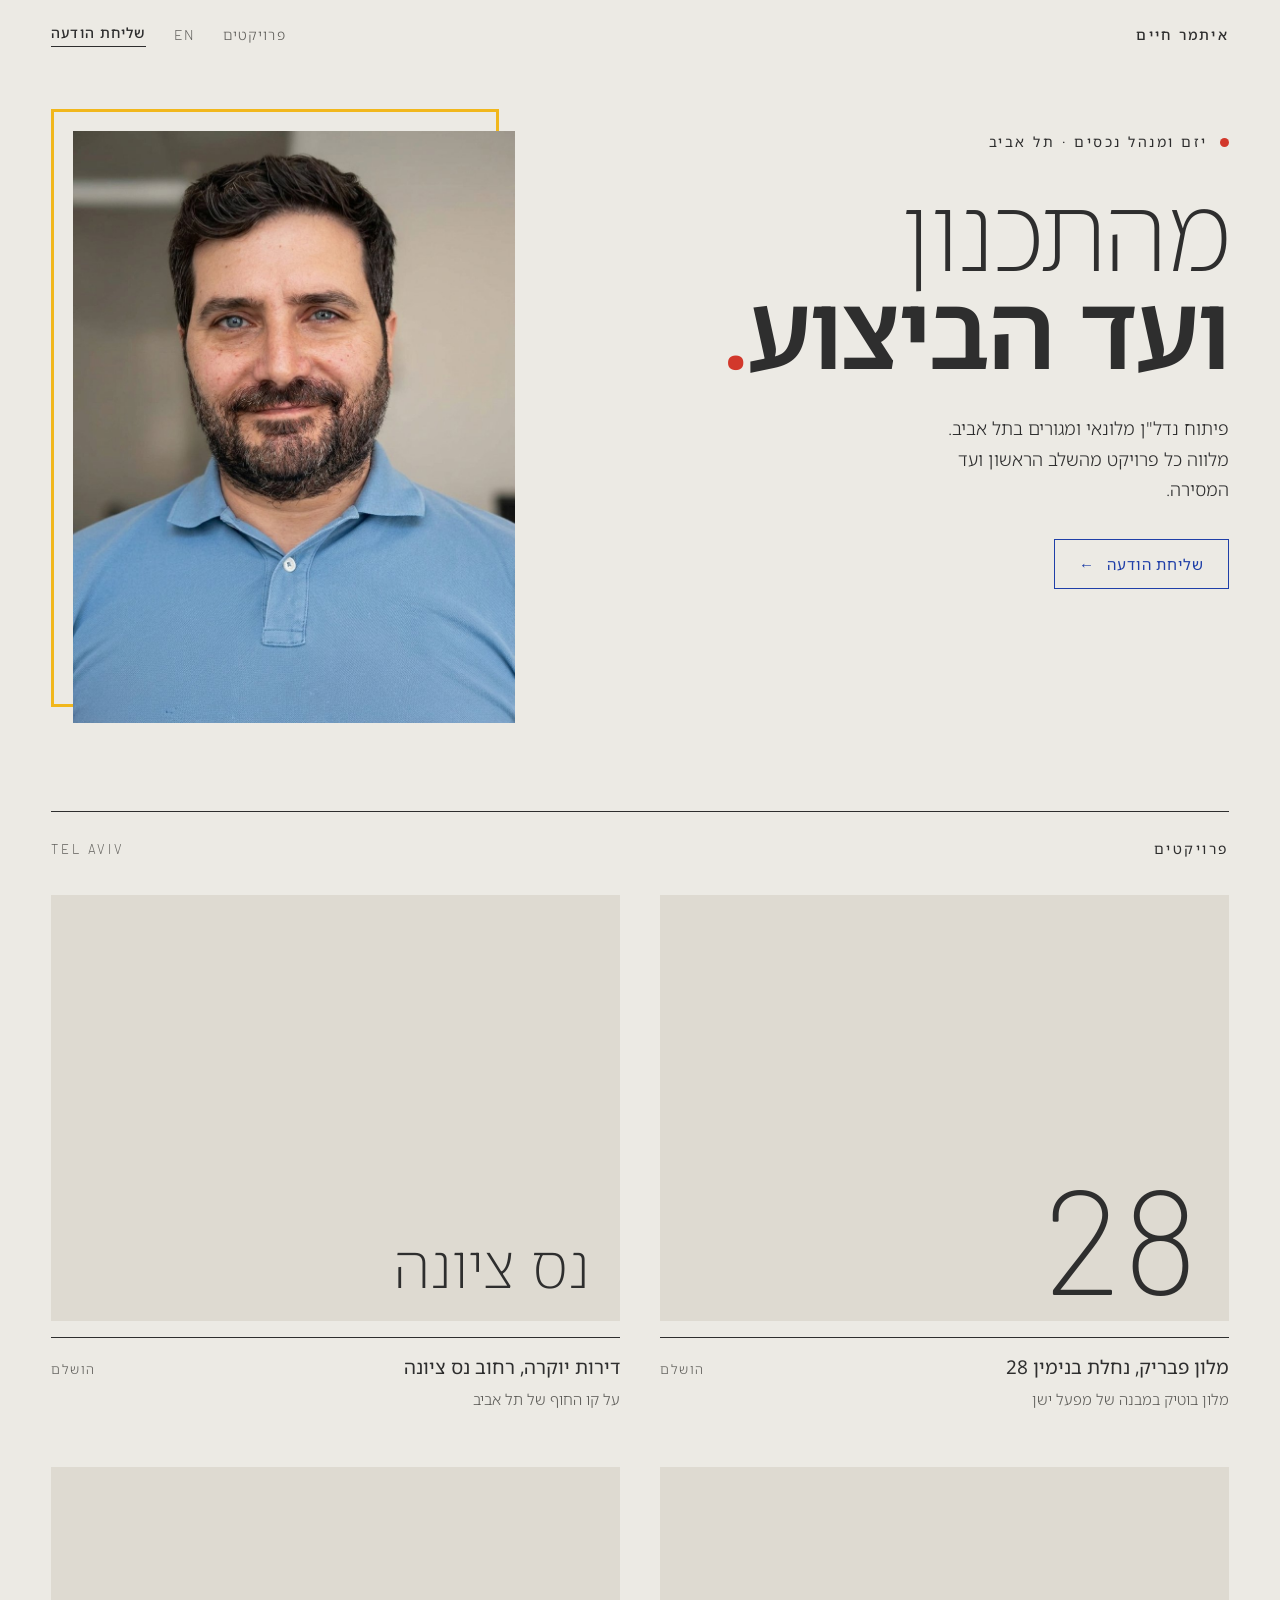
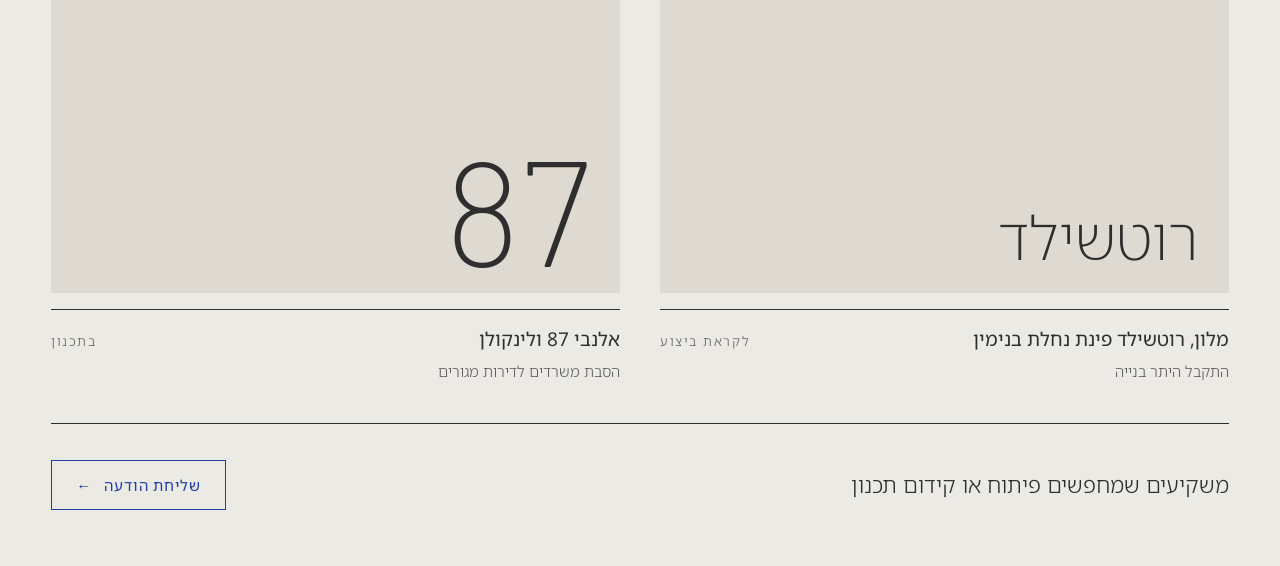
<file: docs/index.html>
<!doctype html>
<html lang="he" dir="rtl">
<head>
<meta charset="utf-8">
<meta name="viewport" content="width=device-width, initial-scale=1">
<title>איתמר חיים · יזם ומנהל נכסים</title>
<meta name="description" content="פיתוח נדל&quot;ן מלונאי ומגורים בתל אביב, מהתכנון ועד הביצוע.">
<link rel="preconnect" href="https://fonts.googleapis.com">
<link rel="preconnect" href="https://fonts.gstatic.com" crossorigin>
<link rel="stylesheet" href="https://fonts.googleapis.com/css2?family=Noto+Sans+Hebrew:wght@200;300;400;500;600&amp;family=Barlow:wght@200;300;400;500;600&amp;display=swap">
<link rel="stylesheet" href="assets/site.css">
<link rel="alternate" hreflang="he" href="./">
<link rel="alternate" hreflang="en" href="en/">
<link rel="alternate" hreflang="x-default" href="./">
<meta name="robots" content="noindex, nofollow">
<meta property="og:type" content="website">
<meta property="og:locale" content="he_IL">
<meta property="og:title" content="איתמר חיים · יזם ומנהל נכסים">
<meta property="og:description" content="פיתוח נדל&quot;ן מלונאי ומגורים בתל אביב, מהתכנון ועד הביצוע.">
<meta property="og:image" content="https://galihaim-dot.github.io/itamar-haim/assets/img/og.jpg">
</head>
<body>
<header class="bar">
  <a class="nm" href="./">איתמר חיים</a>
  <nav class="lnk">
    <a href="#projects">פרויקטים</a>
    <a href="en/" lang="en" hreflang="en">EN</a>
    <a class="lnk-cta" href="#contact">שליחת הודעה</a>
  </nav>
</header>
<main>
  <section class="hero">
    <div class="txt">
      <p class="eyebrow"><i aria-hidden="true"></i>יזם ומנהל נכסים · תל אביב</p>
      <h1><span class="l1">מהתכנון</span> <span class="l2">ועד הביצוע<span class="dot">.</span></span></h1>
      <p class="lead">פיתוח נדל"ן מלונאי ומגורים בתל אביב. מלווה כל פרויקט מהשלב הראשון ועד המסירה.</p>
      <a class="cta" href="#contact">שליחת הודעה <span aria-hidden="true">←</span></a>
    </div>
    <div class="por"><img src="assets/img/portrait.jpg" alt="איתמר חיים" width="900" height="1205"></div>
  </section>
  <section id="projects" class="projects">
    <div class="sech"><h2>פרויקטים</h2><span class="aside" lang="en">TEL AVIV</span></div>
    <div class="grid">
<article class="tile tile--done"><div class="img field"><p class="num"><span lang="en" dir="ltr">28</span></p></div><div class="cap"><div><h3 class="t">מלון פבריק, נחלת בנימין 28</h3><p class="d">מלון בוטיק במבנה של מפעל ישן</p></div><span class="s">הושלם</span></div></article>
<article class="tile tile--done"><div class="img field"><p class="big">נס ציונה</p></div><div class="cap"><div><h3 class="t">דירות יוקרה, רחוב נס ציונה</h3><p class="d">על קו החוף של תל אביב</p></div><span class="s">הושלם</span></div></article>
<article class="tile tile--next"><div class="img field"><p class="big">רוטשילד</p></div><div class="cap"><div><h3 class="t">מלון, רוטשילד פינת נחלת בנימין</h3><p class="d">התקבל היתר בנייה</p></div><span class="s">לקראת ביצוע</span></div></article>
<article class="tile tile--next"><div class="img field"><p class="num"><span lang="en" dir="ltr">87</span></p></div><div class="cap"><div><h3 class="t">אלנבי 87 ולינקולן</h3><p class="d">הסבת משרדים לדירות מגורים</p></div><span class="s">בתכנון</span></div></article>
    </div>
  </section>
</main>
<footer id="contact" class="foot"><div class="foot-in">
  <p class="fl">משקיעים שמחפשים פיתוח או קידום תכנון</p>
  <a class="cta" href="#contact">שליחת הודעה <span aria-hidden="true">←</span></a>
</div></footer>
</body>
</html>
</file>
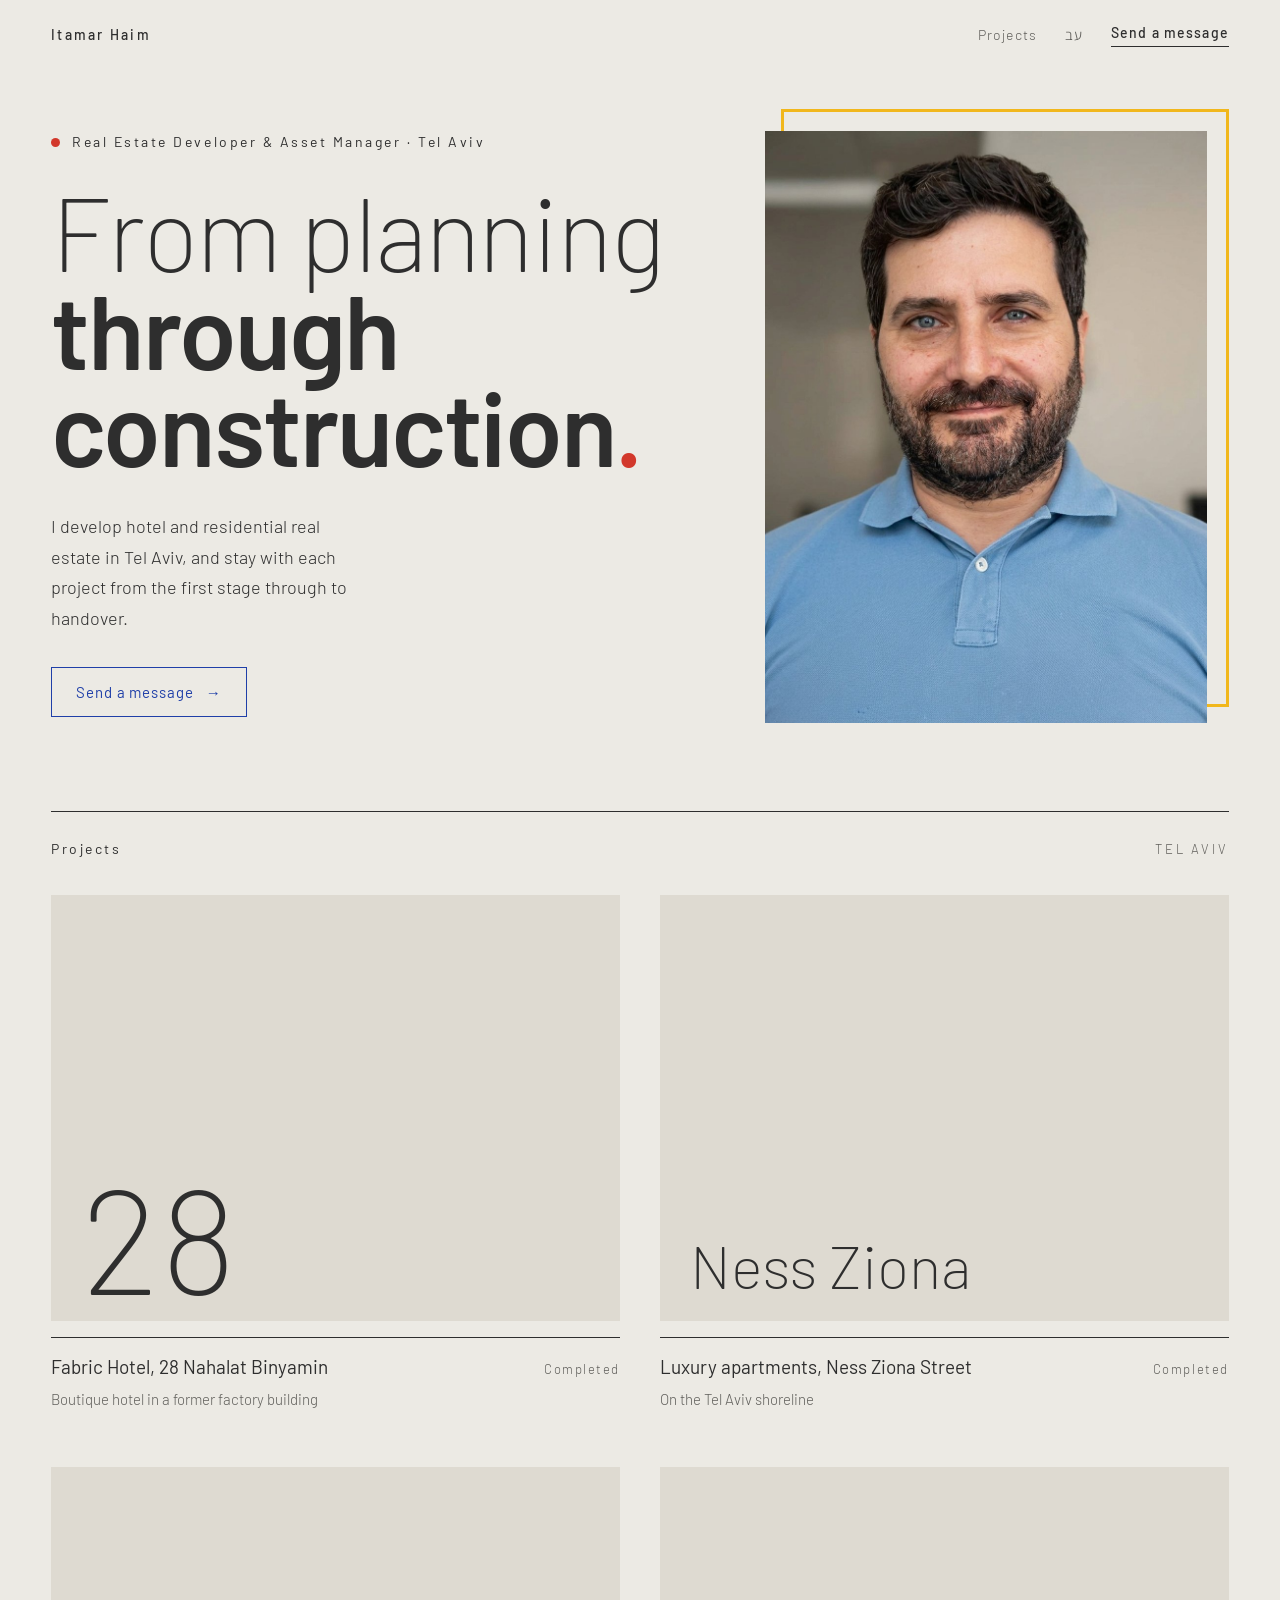
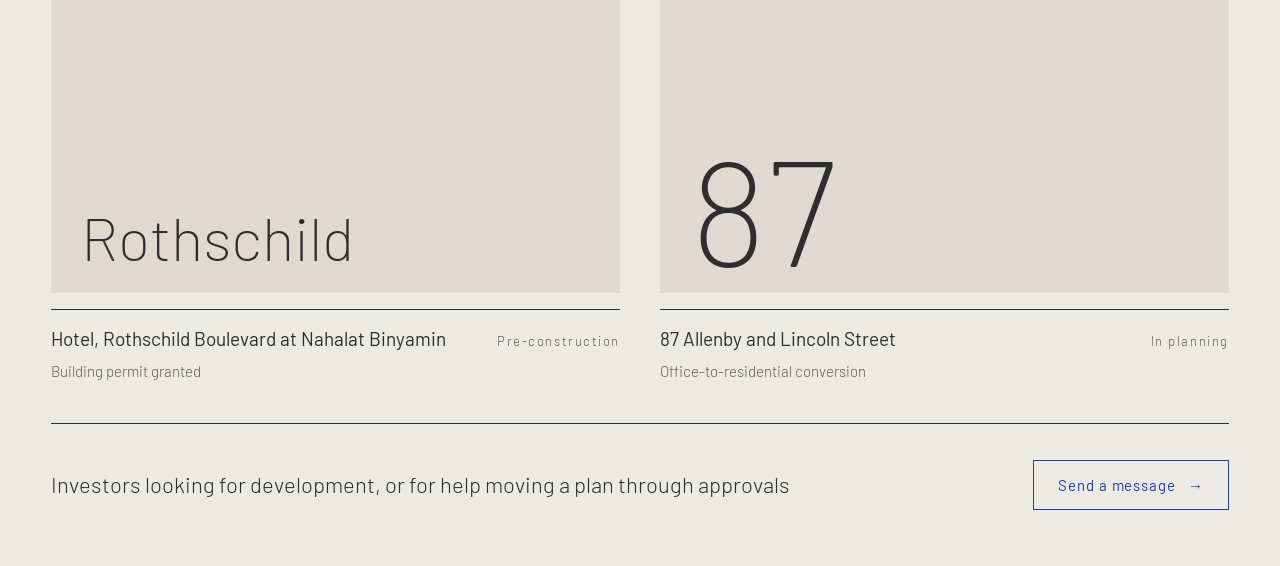
<file: docs/en/index.html>
<!doctype html>
<html lang="en" dir="ltr">
<head>
<meta charset="utf-8">
<meta name="viewport" content="width=device-width, initial-scale=1">
<title>Itamar Haim · Real Estate Developer &amp; Asset Manager</title>
<meta name="description" content="Hotel and residential development in Tel Aviv, from planning through construction.">
<link rel="preconnect" href="https://fonts.googleapis.com">
<link rel="preconnect" href="https://fonts.gstatic.com" crossorigin>
<link rel="stylesheet" href="https://fonts.googleapis.com/css2?family=Noto+Sans+Hebrew:wght@200;300;400;500;600&amp;family=Barlow:wght@200;300;400;500;600&amp;display=swap">
<link rel="stylesheet" href="../assets/site.css">
<link rel="alternate" hreflang="he" href="../">
<link rel="alternate" hreflang="en" href="./">
<link rel="alternate" hreflang="x-default" href="../">
<meta name="robots" content="noindex, nofollow">
<meta property="og:type" content="website">
<meta property="og:locale" content="en_US">
<meta property="og:title" content="Itamar Haim · Real Estate Developer &amp; Asset Manager">
<meta property="og:description" content="Hotel and residential development in Tel Aviv, from planning through construction.">
<meta property="og:image" content="https://galihaim-dot.github.io/itamar-haim/assets/img/og.jpg">
</head>
<body>
<header class="bar">
  <a class="nm" href="./">Itamar Haim</a>
  <nav class="lnk">
    <a href="#projects">Projects</a>
    <a href="../" lang="he" hreflang="he">עב</a>
    <a class="lnk-cta" href="#contact">Send a message</a>
  </nav>
</header>
<main>
  <section class="hero">
    <div class="txt">
      <p class="eyebrow"><i aria-hidden="true"></i>Real Estate Developer &amp; Asset Manager · Tel Aviv</p>
      <h1><span class="l1">From planning</span> <span class="l2">through construction<span class="dot">.</span></span></h1>
      <p class="lead">I develop hotel and residential real estate in Tel Aviv, and stay with each project from the first stage through to handover.</p>
      <a class="cta" href="#contact">Send a message <span aria-hidden="true">→</span></a>
    </div>
    <div class="por"><img src="../assets/img/portrait.jpg" alt="Itamar Haim" width="900" height="1205"></div>
  </section>
  <section id="projects" class="projects">
    <div class="sech"><h2>Projects</h2><span class="aside" lang="en">TEL AVIV</span></div>
    <div class="grid">
<article class="tile tile--done"><div class="img field"><p class="num">28</p></div><div class="cap"><div><h3 class="t">Fabric Hotel, 28 Nahalat Binyamin</h3><p class="d">Boutique hotel in a former factory building</p></div><span class="s">Completed</span></div></article>
<article class="tile tile--done"><div class="img field"><p class="big">Ness Ziona</p></div><div class="cap"><div><h3 class="t">Luxury apartments, Ness Ziona Street</h3><p class="d">On the Tel Aviv shoreline</p></div><span class="s">Completed</span></div></article>
<article class="tile tile--next"><div class="img field"><p class="big">Rothschild</p></div><div class="cap"><div><h3 class="t">Hotel, Rothschild Boulevard at Nahalat Binyamin</h3><p class="d">Building permit granted</p></div><span class="s">Pre-construction</span></div></article>
<article class="tile tile--next"><div class="img field"><p class="num">87</p></div><div class="cap"><div><h3 class="t">87 Allenby and Lincoln Street</h3><p class="d">Office-to-residential conversion</p></div><span class="s">In planning</span></div></article>
    </div>
  </section>
</main>
<footer id="contact" class="foot"><div class="foot-in">
  <p class="fl">Investors looking for development, or for help moving a plan through approvals</p>
  <a class="cta" href="#contact">Send a message <span aria-hidden="true">→</span></a>
</div></footer>
</body>
</html>
</file>
<file: docs/assets/site.css>
/* Itamar Haim landing page. Approved look: mockup delicate-v8, option B (24.11.2026).
   "White City" Bauhaus, restrained: plaster ground, charcoal type, three primaries in small amounts. */
:root {
  --paper: #ECEAE4;
  --stone: #DEDAD1;
  --ink: #2E2E2E;
  --soft: #5F5E5A;
  --blue: #1F3FA8;
  --yellow: #F1B71C;
  --red: #D2382B;
  --hair: rgba(46, 46, 46, .18);
  --gutter: clamp(16px, 4vw, 56px);
  --font-he: "Noto Sans Hebrew", Arial, sans-serif;
  --font-lat: Barlow, "Noto Sans Hebrew", Arial, sans-serif;
  color-scheme: light;
}

* { box-sizing: border-box; }
html { -webkit-text-size-adjust: 100%; }
body {
  margin: 0;
  background: var(--paper);
  color: var(--ink);
  font-family: var(--font-he);
  font-weight: 300;
  font-size: 17px;
  line-height: 1.6;
}
:lang(en) { font-family: var(--font-lat); }
:lang(he) { font-family: var(--font-he); }
img { max-width: 100%; display: block; }
a { color: inherit; text-decoration: none; }
a:focus-visible { outline: 2px solid var(--ink); outline-offset: 3px; }

.wrap, .bar, .hero, .projects, .foot, .credit {
  max-width: 1280px;
  margin-inline: auto;
  padding-left: max(var(--gutter), env(safe-area-inset-left, 0px));
  padding-right: max(var(--gutter), env(safe-area-inset-right, 0px));
}

/* top bar */
.bar { display: flex; justify-content: space-between; align-items: center; gap: 16px; flex-wrap: wrap; padding-block: 22px; font-size: 14px; }
.nm { font-weight: 500; letter-spacing: .16em; }
.lnk { display: flex; gap: 28px; align-items: center; color: var(--soft); letter-spacing: .08em; }
.lnk a:hover { color: var(--ink); }
.lnk .lnk-cta { color: var(--ink); font-weight: 500; border-bottom: 1px solid var(--ink); padding-bottom: 2px; }

/* opening */
.hero { display: grid; grid-template-columns: 7fr 5fr; gap: clamp(32px, 5vw, 64px); align-items: start; padding-block: 40px 88px; }
.txt { padding-top: 22px; min-width: 0; }
.eyebrow { display: flex; align-items: center; gap: 12px; margin: 0 0 28px; font-size: 14px; letter-spacing: .18em; font-weight: 400; }
.eyebrow i { width: 9px; height: 9px; border-radius: 50%; background: var(--red); flex: none; }
h1 { margin: 0; font-size: clamp(48px, 8.4vw, 104px); line-height: .94; letter-spacing: -.02em; font-weight: 200; text-wrap: balance; }
h1 .l1 { display: block; font-weight: 200; }
h1 .l2 { display: block; font-weight: 600; }
h1 .dot { color: var(--red); }
.lead { max-width: 32ch; margin: 36px 0 34px; font-size: 18px; line-height: 1.7; }
.cta { display: inline-flex; gap: 12px; align-items: center; font-size: 15px; font-weight: 400; letter-spacing: .06em; color: var(--blue); background: transparent; border: 1px solid var(--blue); padding: 12px 24px; }
@media (hover: hover) {
  .cta:hover { background: rgba(31, 63, 168, .06); }
}

/* portrait: whole photo, air above the head, thin yellow frame offset behind it */
.por { position: relative; min-width: 0; padding-block-start: 22px; padding-inline-end: 22px; }
.por::before { content: ""; position: absolute; inset-block-start: 0; inset-inline-end: 0; width: calc(100% - 22px); height: calc(100% - 22px); border: 3px solid var(--yellow); }
.por img { position: relative; width: 100%; height: auto; aspect-ratio: 896 / 1200; object-fit: cover; object-position: 50% 0; }

/* projects */
.projects { padding-block: 0 24px; }
.sech { display: flex; justify-content: space-between; align-items: baseline; padding-top: 26px; border-top: 1px solid var(--ink); }
.sech h2 { margin: 0; font-size: 14px; letter-spacing: .18em; font-weight: 400; }
.sech .aside { font-family: var(--font-lat); font-size: 13px; letter-spacing: .22em; color: var(--soft); }
.grid { display: grid; grid-template-columns: 1fr 1fr; gap: 56px 40px; padding-block: 34px 16px; }
.tile { min-width: 0; }
.img { position: relative; aspect-ratio: 4 / 3; overflow: hidden; background: var(--stone); }
.img img { width: 100%; height: 100%; object-fit: cover; }
.field { display: flex; flex-direction: column; justify-content: flex-end; padding: 26px 30px; }
.field .big { margin: 0; font-size: clamp(40px, 5vw, 60px); line-height: 1; font-weight: 200; }
.field .num { margin: 0; font-family: var(--font-lat); font-size: clamp(96px, 12vw, 150px); line-height: .8; font-weight: 200; }
.cap { display: flex; justify-content: space-between; align-items: baseline; gap: 16px; padding-top: 14px; margin-top: 16px; border-top: 1px solid var(--ink); }
.cap .t { margin: 0; font-size: 19px; font-weight: 400; }
.cap .d { margin: 4px 0 0; font-size: 15px; color: var(--soft); }
.cap .s { flex: none; font-size: 13px; letter-spacing: .12em; color: var(--soft); white-space: nowrap; }
.credit { margin-block: 0; padding-block: 8px 40px; font-size: 13px; color: var(--soft); }

/* end of page */
.foot { padding-block: 0 56px; }
.foot-in { display: grid; grid-template-columns: 1fr auto; align-items: center; gap: 24px; padding-top: 36px; border-top: 1px solid var(--ink); }
.foot .fl { margin: 0; font-size: 22px; font-weight: 300; }
.foot .contacts { grid-column: 1 / -1; display: flex; flex-wrap: wrap; gap: 8px 32px; margin: 0; padding: 0; list-style: none; color: var(--soft); font-size: 15px; }
.foot .contacts a { color: var(--ink); border-bottom: 1px solid var(--hair); }

@media (max-width: 720px) {
  .hero { grid-template-columns: 1fr; padding-block: 16px 56px; }
  .por { order: -1; max-width: 420px; }
  .txt { padding-top: 0; }
  .lead { margin-block: 24px 26px; }
  .grid { grid-template-columns: 1fr; gap: 40px; }
  .foot-in { grid-template-columns: 1fr; }
  .lnk { gap: 18px; }
}

@media (prefers-reduced-motion: reduce) {
  * { transition: none !important; animation: none !important; }
}
</file>
